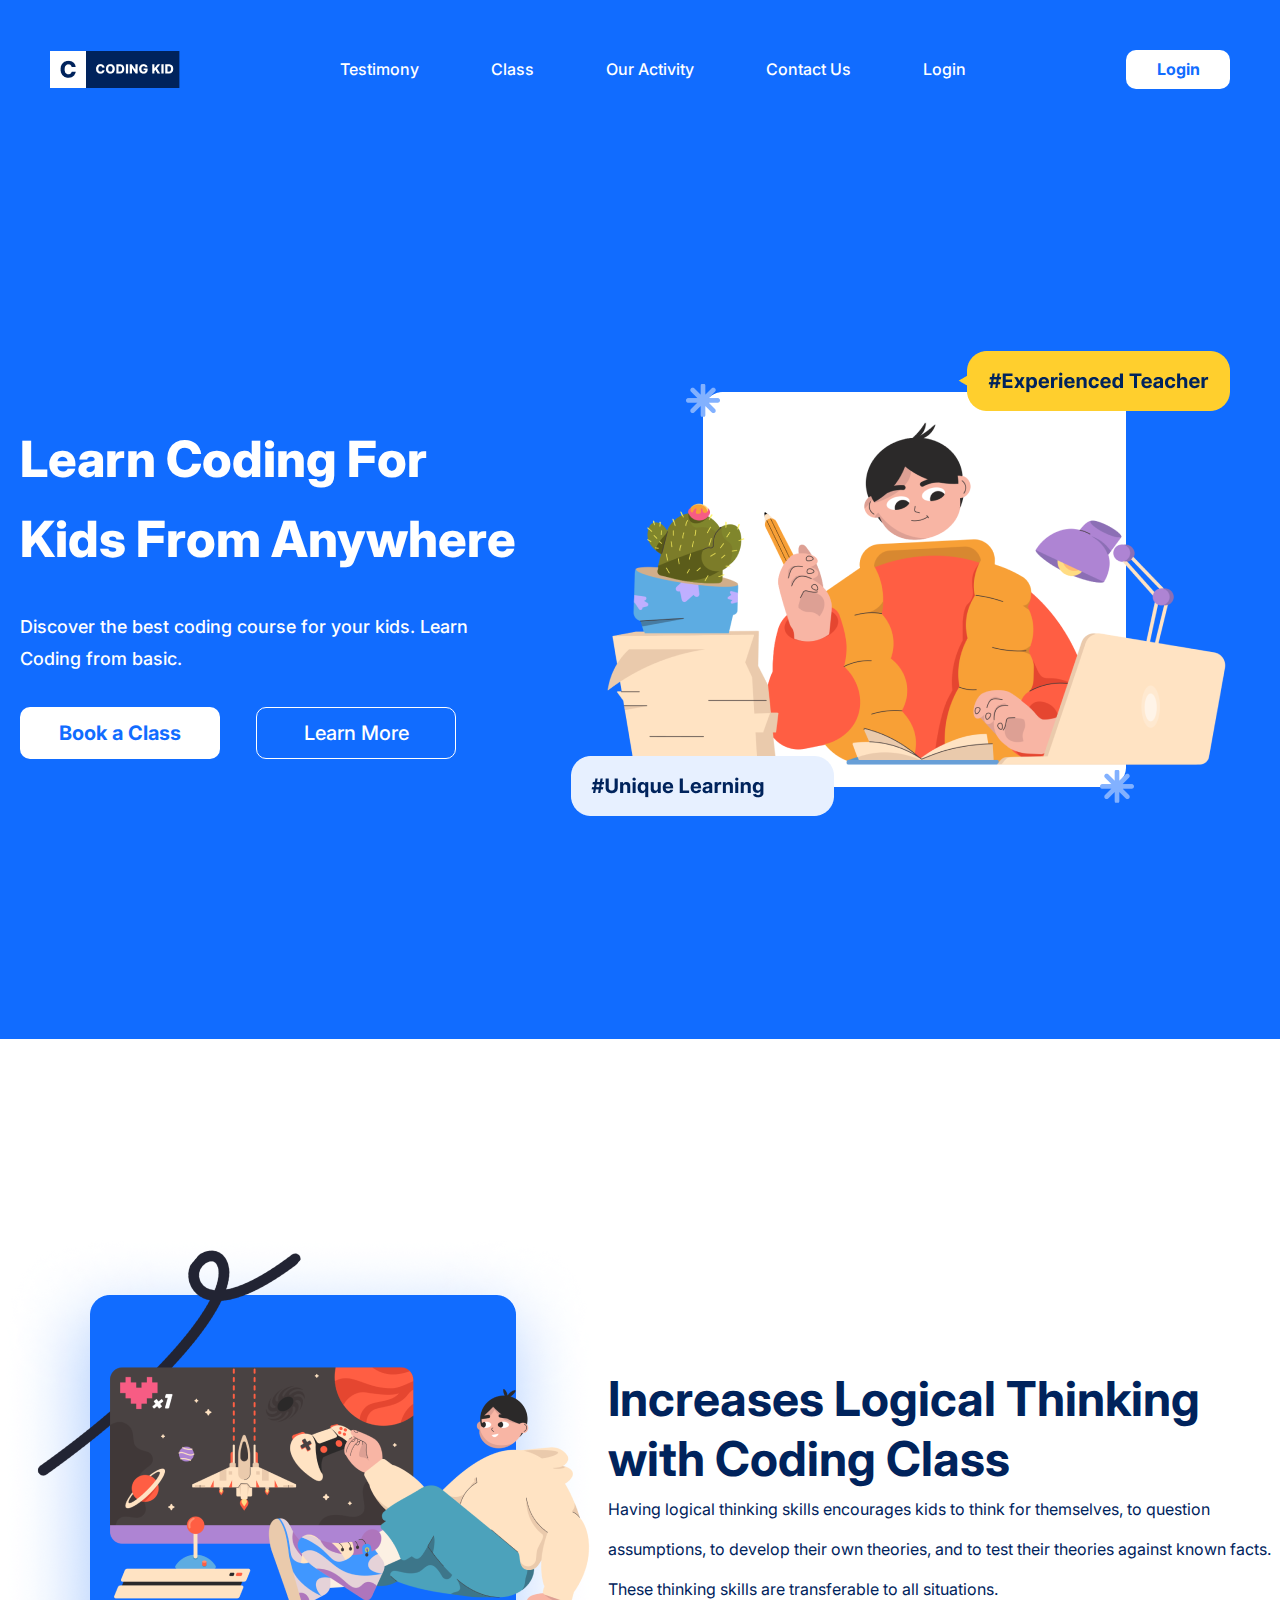
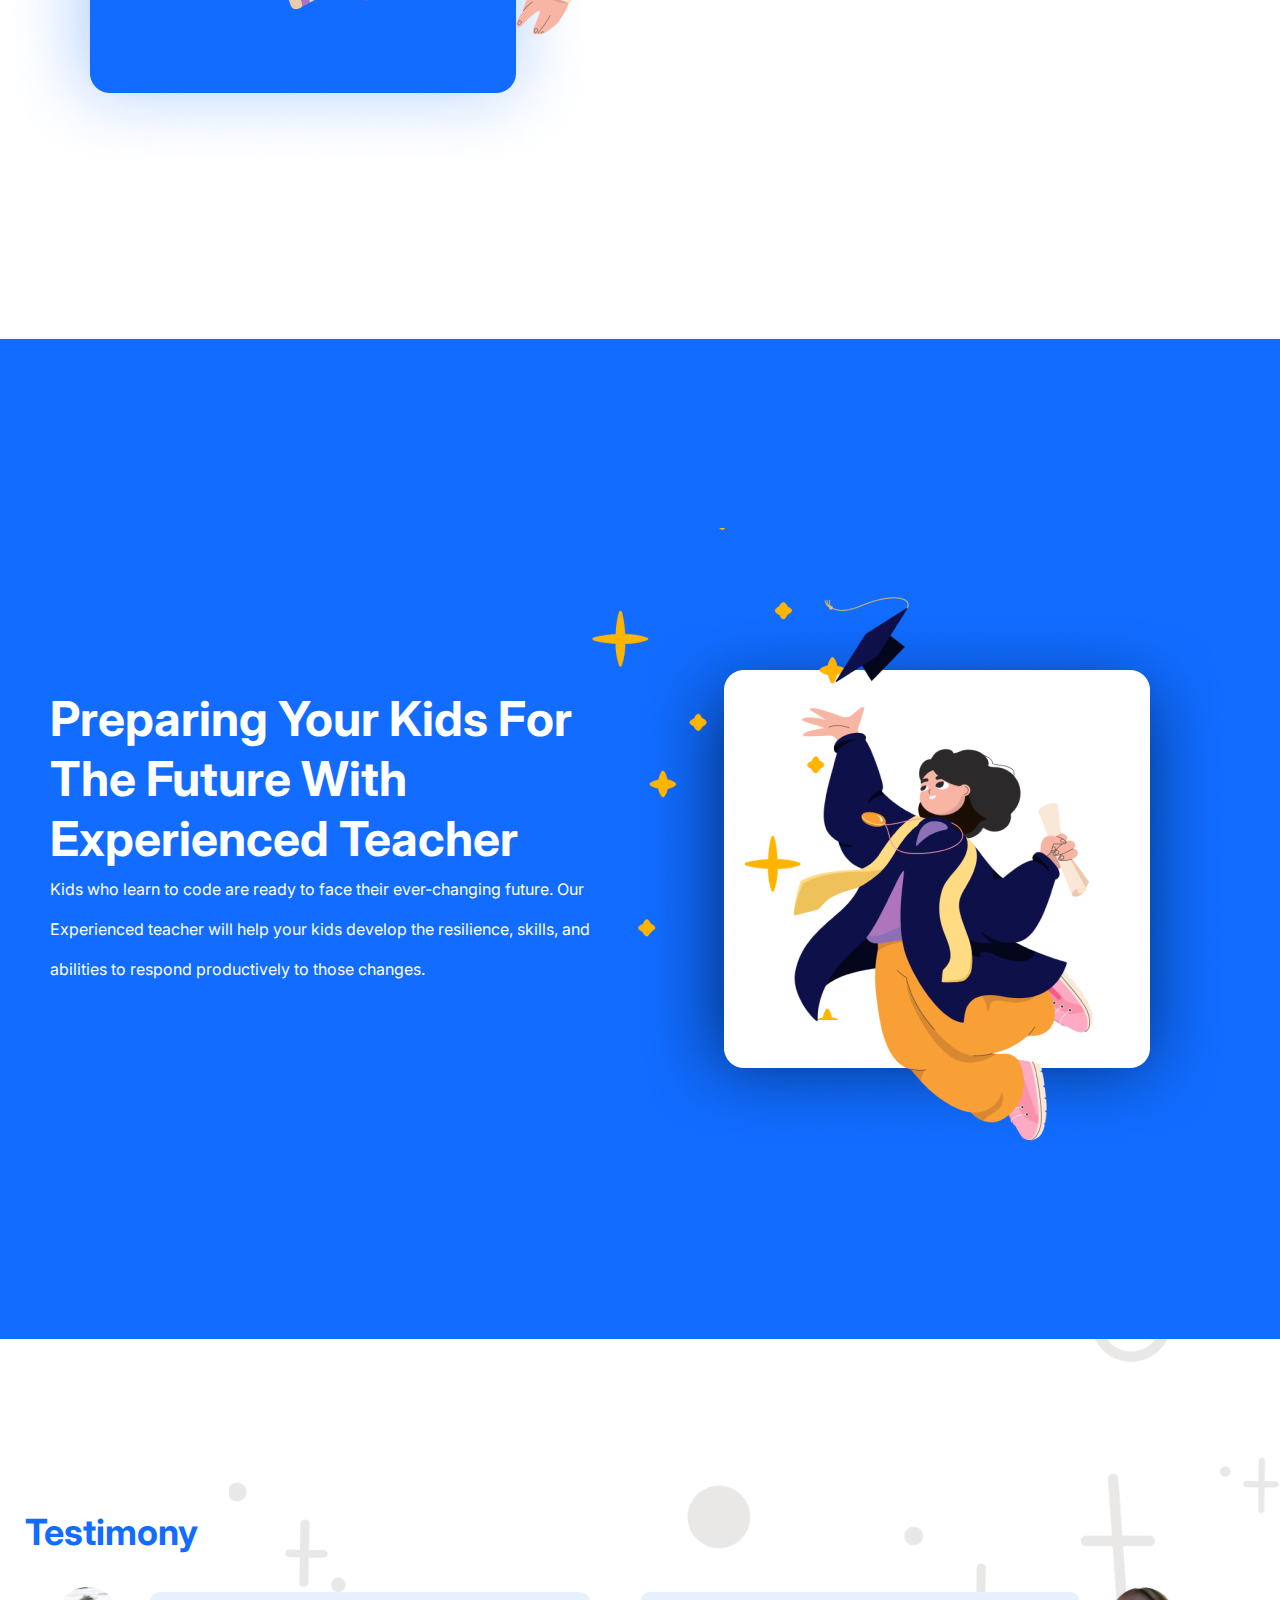
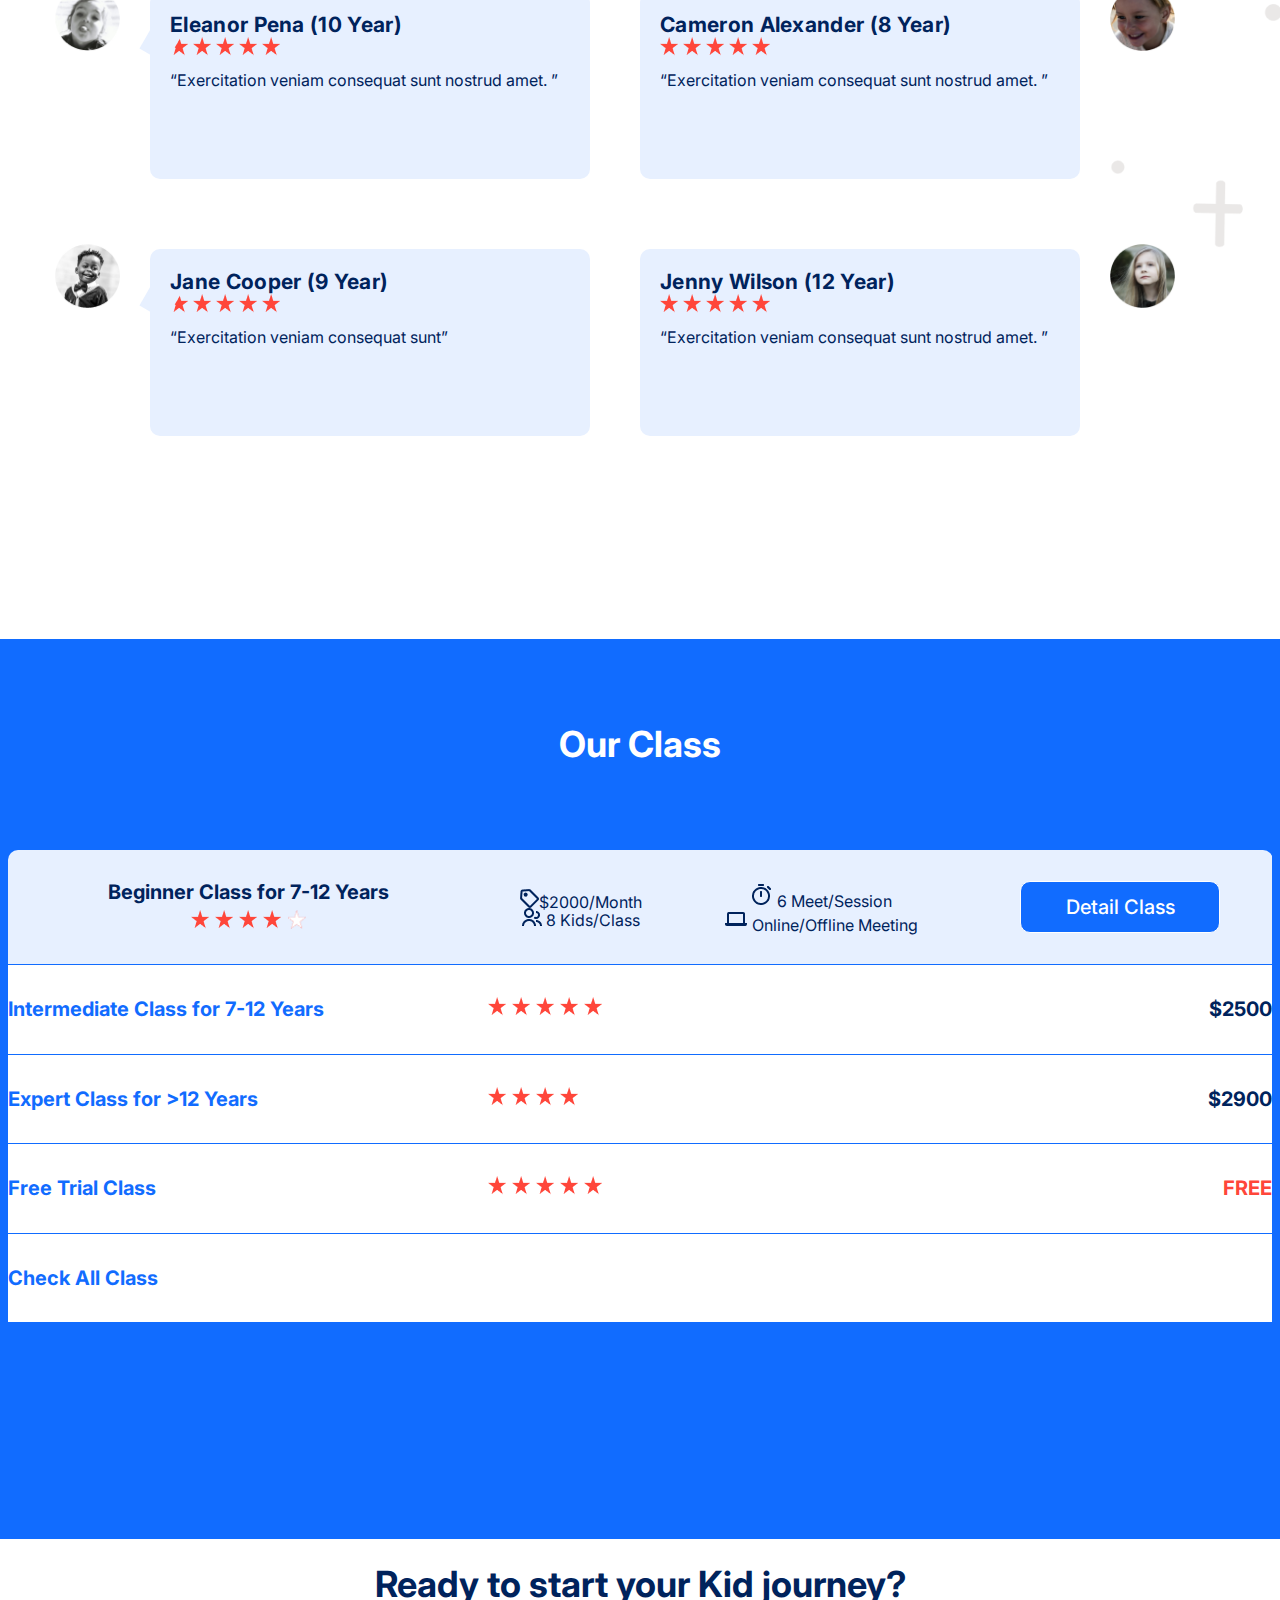
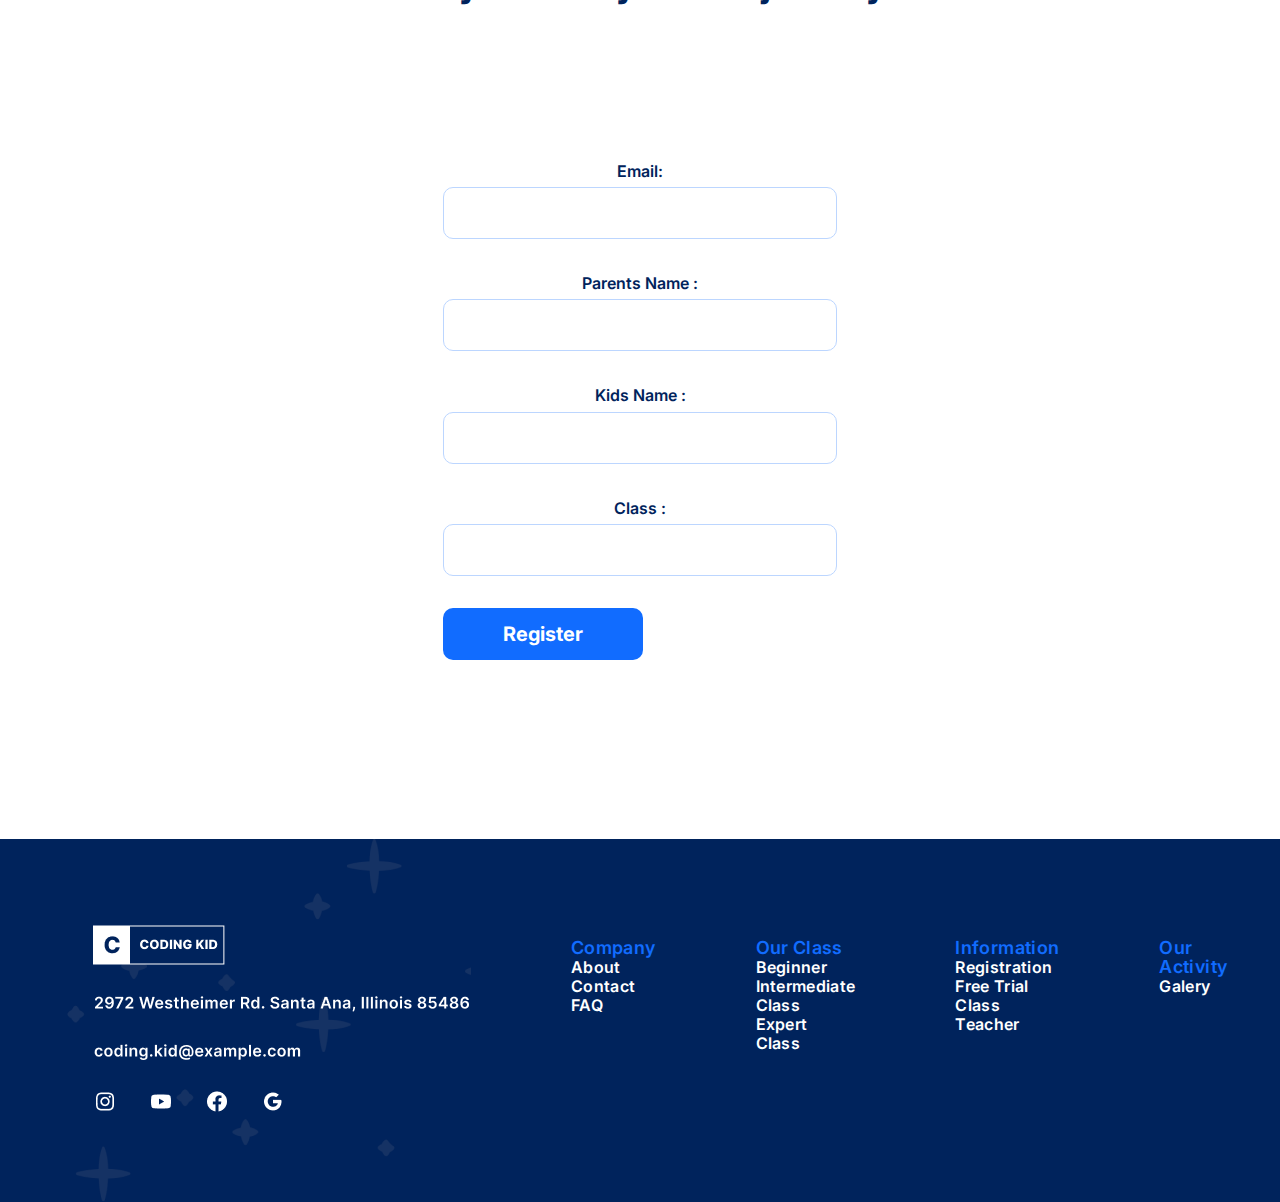
<file: html-css/exercicios/atividade03/index.html>
<!DOCTYPE html>
<html lang="pt-br">
<head>
    <meta charset="UTF-8">
    <meta name="viewport" content="width=device-width, initial-scale=1.0">
    <link rel="stylesheet" type="text/css" href="style.css">
    <title>LandingPage</title>
    <style>
        thead{
            border: none;
            border-radius: 10px;
        }
    </style>
</head>
<body>
    <header class="cabecalho">
        <img class="cabecalho-logo" src="Logo.png" alt="criança codando">
        <aside class="cabecalho-menu">
            <a class="menu-item" href="#tela04">Testimony</a>
            <a class="menu-item" href="#tela05">Class</a>
            <a class="menu-item" href="#tela02">Our Activity</a>
            <a class="menu-item" href="#tela06">Contact Us</a>
            <a class="menu-item">Login</a>
        </aside>
        <!--<nav class="cabecalho-menu">
            <a class="menu-item">Testimony</a>
            <a class="menu-item">Class</a>
            <a class="menu-item">Our Activity</a>
            <a class="menu-item">Contact us</a>
            <a class="menu-item">Login</a>
        </nav>-->
        <button class="botao-da-nav">Login</button>
    </header>

    <main class="corpo">
        <section class="corpo-principal">
            <div class="texto-do-corpo">
                <h1 class="titulo-texto">Learn Coding For Kids From Anywhere</h1>
                <p class="paragrafo-texto">Discover the best coding course for your kids. Learn Coding from basic.</p>
                <div class="botoes">
                <button class="botao1">Book a Class</button>
                <button class="botao2">Learn More</button>
                </div>
            </div>
            <img class="imagem-principal" src="estudante02.png" alt="imagem de criança">

        </section>
        <section id="tela02" class="tela02">
            <img class="imagem-tela02" src="Imagem_tela02.png" alt="criança jogando">
            <div class="texto-tela02">
                <h1 class="titulo-tela02">Increases Logical Thinking with Coding Class</h1>
                <p class="paragrafo-texto02">Having logical thinking skills encourages kids to think for themselves, to question assumptions, to develop their own theories, and to test their theories against known facts. These thinking skills are transferable to all situations.</p>
            </div>

        </section>
        <section id="tela03" class="tela03">
            <div class="texto-tela03">
                <h1 class="titulo-tela03">Preparing Your Kids For The Future With Experienced Teacher</h1>
                <p class="paragrafo-texto03">Kids who learn to code are ready to face their ever-changing future. Our Experienced teacher will help your kids develop the resilience, skills, and abilities to respond productively to those changes.</p>
            </div>
            <img class="imagem-tela03" src="crianca-se-formando.png" alt="criança se formando">
        </section>
        <section id="tela04" class="tela04">

            <div class="baloes-esquerda">
                <h1 class="titulo-tela04">Testimony</h1>
                <div class="baloes">

                        <img class="avatar-crianca" src="pessoa1.png">
                        <div class="testimonybox1">
                            <div class="seta";></div>
                            <p class="nome-pessoa">Eleanor Pena (10 Year)
                            </p>
                            <img class="estrela1" src="Star.png">
                            <img class="estrela1" src="Star.png">
                            <img class="estrela1" src="Star.png">
                            <img class="estrela1" src="Star.png">
                            <img class="estrela1" src="Star.png">
                            <p class="depoi-pessoa">“Exercitation veniam consequat sunt nostrud amet. ”</p>
                        </div>

                </div>
                <div class="baloes-esquerda">
                    <div class="baloes">
                        <img class="avatar-crianca" src="pessoa3.png">
                        <div class="testimonybox1">
                            <div class="seta";></div>
                            <p class="nome-pessoa">Jane Cooper (9 Year)



                            </p>
                            <img class="estrela1" src="Star.png">
                            <img class="estrela1" src="Star.png">
                            <img class="estrela1" src="Star.png">
                            <img class="estrela1" src="Star.png">
                            <img class="estrela1" src="Star.png">
                            <p class="depoi-pessoa">“Exercitation veniam consequat sunt”</p>
                        </div>
                    </div>
                </div>
            </div>
            <div class="baloes-direita">
                <div class="container-esquerda">
                    <div class="baloes">

                        <div class="testimonybox1">
                            <p class="nome-pessoa">Cameron Alexander (8 Year)

                            </p>
                            <img class="estrela1" src="Star.png">
                            <img class="estrela1" src="Star.png">
                            <img class="estrela1" src="Star.png">
                            <img class="estrela1" src="Star.png">
                            <img class="estrela1" src="Star.png">
                            <p class="depoi-pessoa">“Exercitation veniam consequat sunt nostrud amet. ”</p>
                        </div>
                        <img class="avatar-crianca" src="pessoa2.png">
                    </div>
                </div>
                <div class="container-esquerda">
                    <div class="baloes">

                        <div class="testimonybox1">
                            <p class="nome-pessoa">Jenny Wilson (12 Year)</p>
                            <img class="estrela1" src="Star.png">
                            <img class="estrela1" src="Star.png">
                            <img class="estrela1" src="Star.png">
                            <img class="estrela1" src="Star.png">
                            <img class="estrela1" src="Star.png">
                            <p class="depoi-pessoa">“Exercitation veniam consequat sunt nostrud amet. ”</p>
                        </div>
                        <img class="avatar-crianca" src="pessoa4.png">
                    </div>
                </div>
            </div>
            </section>
        <section id="tela05" class="tela05">
            <h1 class="titulo-tela05">Our Class</h1>
            <table>
                <thead>
                    <th class="coluna1">Beginner Class for 7-12 Years <br>
                        <img class="estrela1" src="Star.png" width="19" height="19">
                        <img class="estrela1" src="Star.png" width="19" height="19">
                        <img class="estrela1" src="Star.png" width="19" height="19">
                        <img class="estrela1" src="Star.png" width="19" height="19">
                        <img class="estrela1" src="Star-branca.png" width="19" height="19">
                    </th>
                    <th class="coluna02">
                        <img src="Vector.png">$2000/Month<br>
                        <img src="Vector-avatar.png"> 8 Kids/Class
                    </th>
                    <th class="coluna02">
                        <img src="Timer.png"> 6 Meet/Session<br>
                        <img src="laptop.png"> Online/Offline Meeting
                    </th>
                    <th class="th-direita">
                        <button class="botao2">Detail Class</button>
                    </th>
                </thead>
                <tbody>
                    <tr>
                        <td>Intermediate Class for 7-12 Years</td>
                        <td>
                            <img class="estrela1" src="Star.png" width="19" height="19">
                            <img class="estrela1" src="Star.png" width="19" height="19">
                            <img class="estrela1" src="Star.png" width="19" height="19">
                            <img class="estrela1" src="Star.png" width="19" height="19">
                            <img class="estrela1" src="Star.png" width="19" height="19">
                            <td>
                            <td class="td4">$2500
                        </td>
                    </tr>
                    <tr>
                        <td>
                            Expert Class for >12 Years
                        </td>
                        <td>
                            <img class="estrela1" src="Star.png" width="19" height="19">
                            <img class="estrela1" src="Star.png" width="19" height="19">
                            <img class="estrela1" src="Star.png" width="19" height="19">
                            <img class="estrela1" src="Star.png" width="19" height="19">
                        </td>
                        <td></td>
                        <td class="td4">$2900</td>
                    </tr>
                    <tr>
                        <td>Free Trial Class</td>
                        <td>
                            <img class="estrela1" src="Star.png" width="19" height="19">
                            <img class="estrela1" src="Star.png" width="19" height="19">
                            <img class="estrela1" src="Star.png" width="19" height="19">
                            <img class="estrela1" src="Star.png" width="19" height="19">
                            <img class="estrela1" src="Star.png" width="19" height="19">
                        </td>
                        <td></td>
                        <td class="free">FREE</td>
                    </tr>
                <tr>
                    <td>Check All Class</td>
                    <td></td>
                    <td></td>
                    <td></td>
                </tr>
                </tbody>
            </table>
        </section>
        <section id="tela06" class="tela06">
                <h1 class="titulo-form">Ready to start your Kid journey?</h1>
            <form>
                <fieldset class="grupo">
                    <div class="campo">
                        <label>Email:</label>
                        <input type="text" name="Email" id="email" required>
                    </div>
                    <div class="campo">
                        <label>Parents Name :</label>
                        <input type="text" name="Parents-Name" id="parents" required>
                    </div>
                    <div class="campo">
                        <label>Kids Name :</label>
                        <input type="text" name="kids-name" id="kids-name" required>
                    </div>
                    <div class="campo">
                        <label>Class :</label>
                        <input type="text" name="classe" id="classe" required>
                    </div>
                    <div class="campo-botao">
                        <button type="submit" class="botao-form">Register</button>
                    </div>
                </fieldset>
            </form>
        </section>
        <footer class="rodape">
            <img class="fundo-rodape" src="footer-icones.png">
            <div class="navs">
                <nav class="nav-footer1">
                    <a class="menu-footer1">Company<br></a>
                    <a class="menu-footer">About<br></a>
                    <a class="menu-footer">Contact<br></a>
                    <a class="menu-footer">FAQ<br></a>
                </nav>
                <nav class="nav-footer2">
                    <a class="menu-footer1">Our Class<br></a>
                    <a class="menu-footer">Beginner<br></a>
                    <a class="menu-footer">Intermediate Class<br></a>
                    <a class="menu-footer">Expert Class<br></a>
                </nav>
                <nav class="nav-footer3">
                    <a class="menu-footer1">Information<br></a>
                    <a class="menu-footer">Registration<br></a>
                    <a class="menu-footer">Free Trial Class<br></a>
                    <a class="menu-footer">Teacher<br></a>
                </nav>
                <nav class="nav-footer4">
                    <a class="menu-footer1">Our Activity<br></a>
                    <a class="menu-footer">Galery<br></a>
                </nav>
            </div>
        </footer>
    </main>

</body>
</html>
</file>
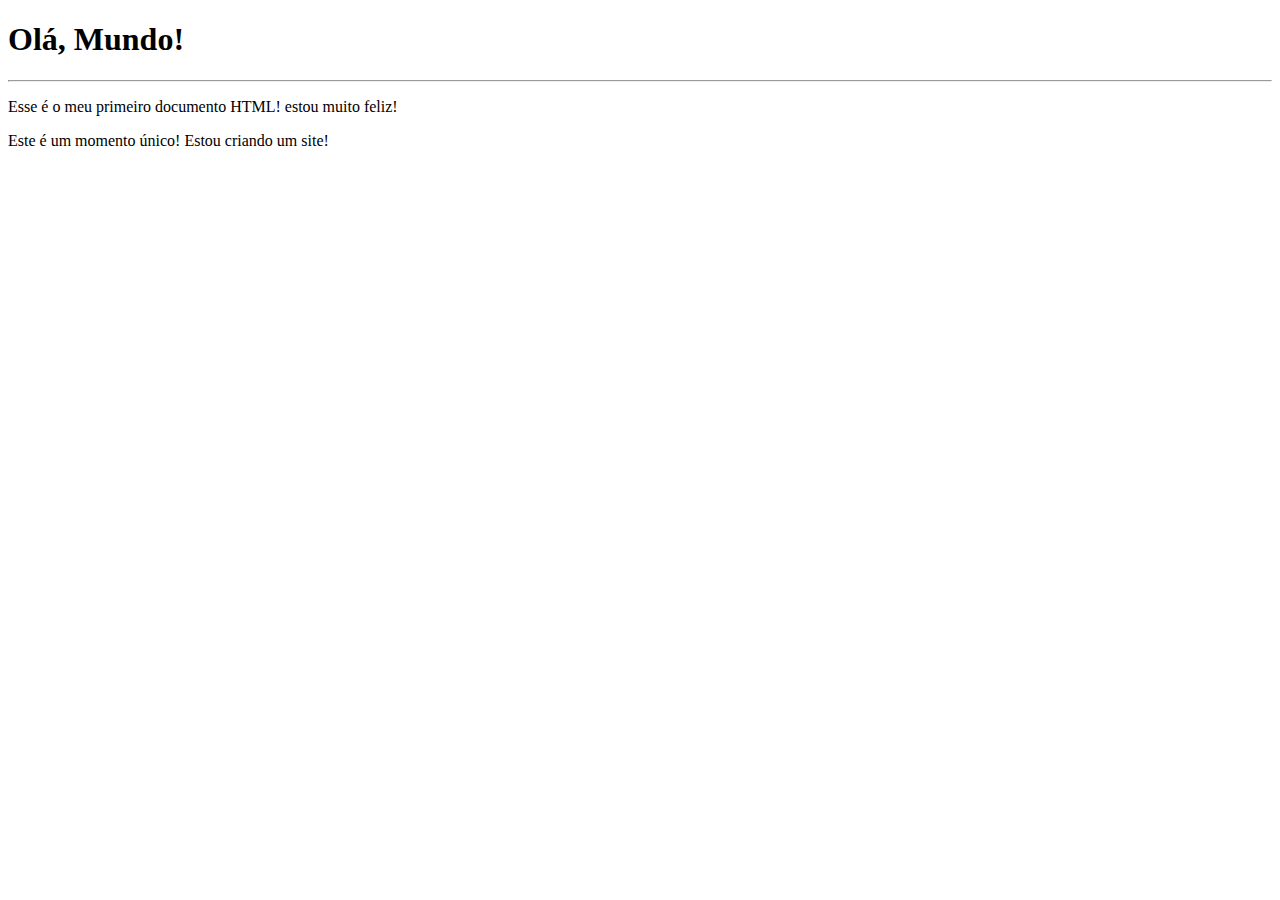
<file: html-css/exercicios/ex001/index.html>
<!DOCTYPE html>
<html lang="pt-br">
<head>
    <meta charset="UTF-8">
    <meta name="viewport" content="width=device-width, initial-scale=1.0">
    <title>Meu primeiro exercício</title>
</head>
<body>
    <h1>Olá, Mundo!</h1>
    <hr>
<p>Esse é o meu primeiro documento HTML! estou muito feliz!</p>
<p>Este é um momento único! Estou criando um site!</p>
</body>
</html>
</file>
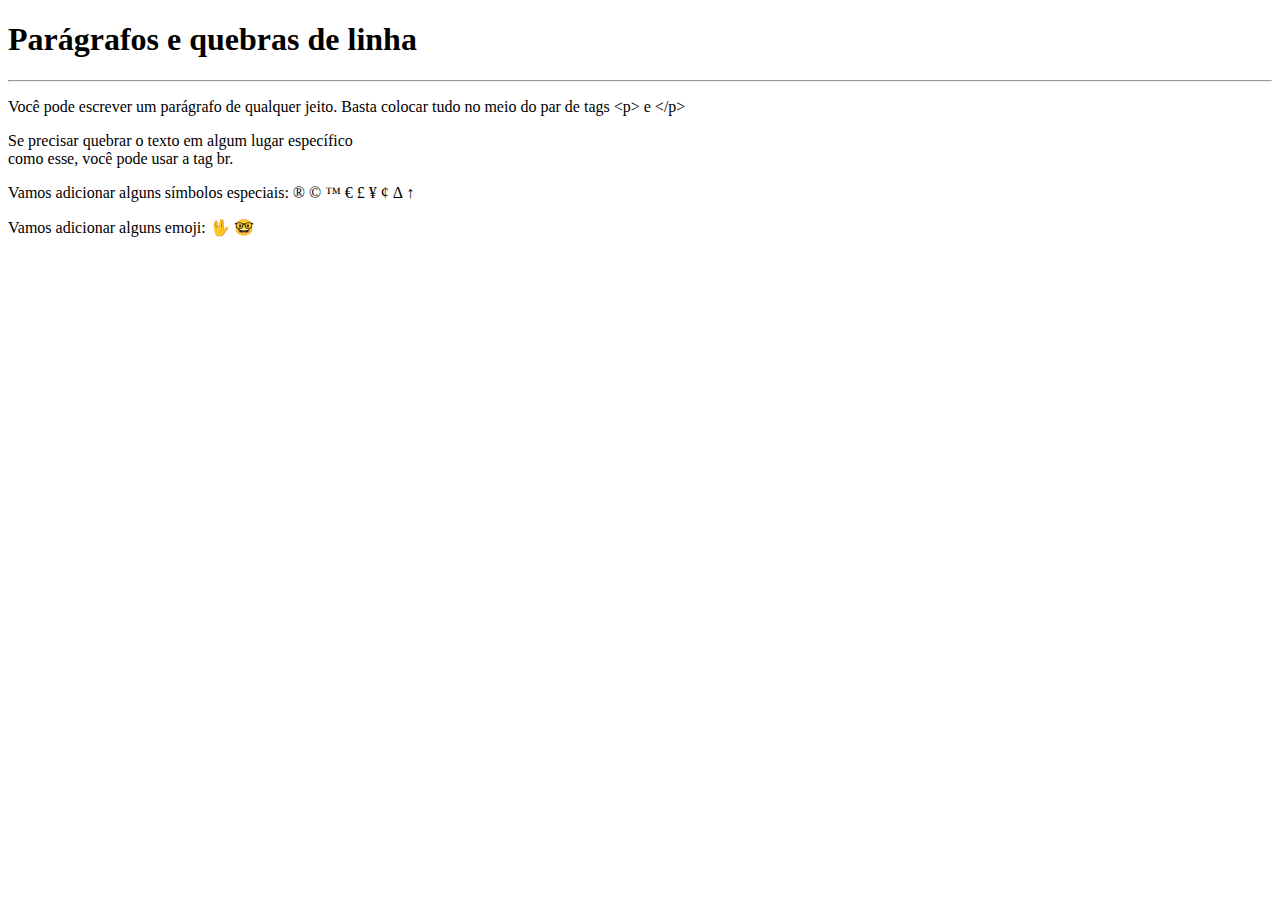
<file: html-css/exercicios/ex002/index.html>
<!DOCTYPE html>
<html lang="pt-br">
<head>
    <meta charset="UTF-8">
    <title>Parágrafos</title>
</head>
<body>
<h1>Parágrafos e quebras de linha</h1>
<hr>
<p>Você pode escrever um parágrafo de qualquer jeito. Basta colocar tudo no meio do par de tags &lt;p&gt; e &lt;/p&gt;</p>
<p>Se precisar quebrar o texto em algum lugar específico <br>como esse, você pode usar a tag br.</p>
<p>Vamos adicionar alguns símbolos especiais:
    &reg;
    &copy;
    &trade;
    &euro;
    &pound;
    &yen;
    &cent;
    &Delta;
    &uparrow;
</p>
<p>Vamos adicionar alguns emoji:
    &#x1F596;
    &#x1F913;
</p>
</body>
</html>
</file>
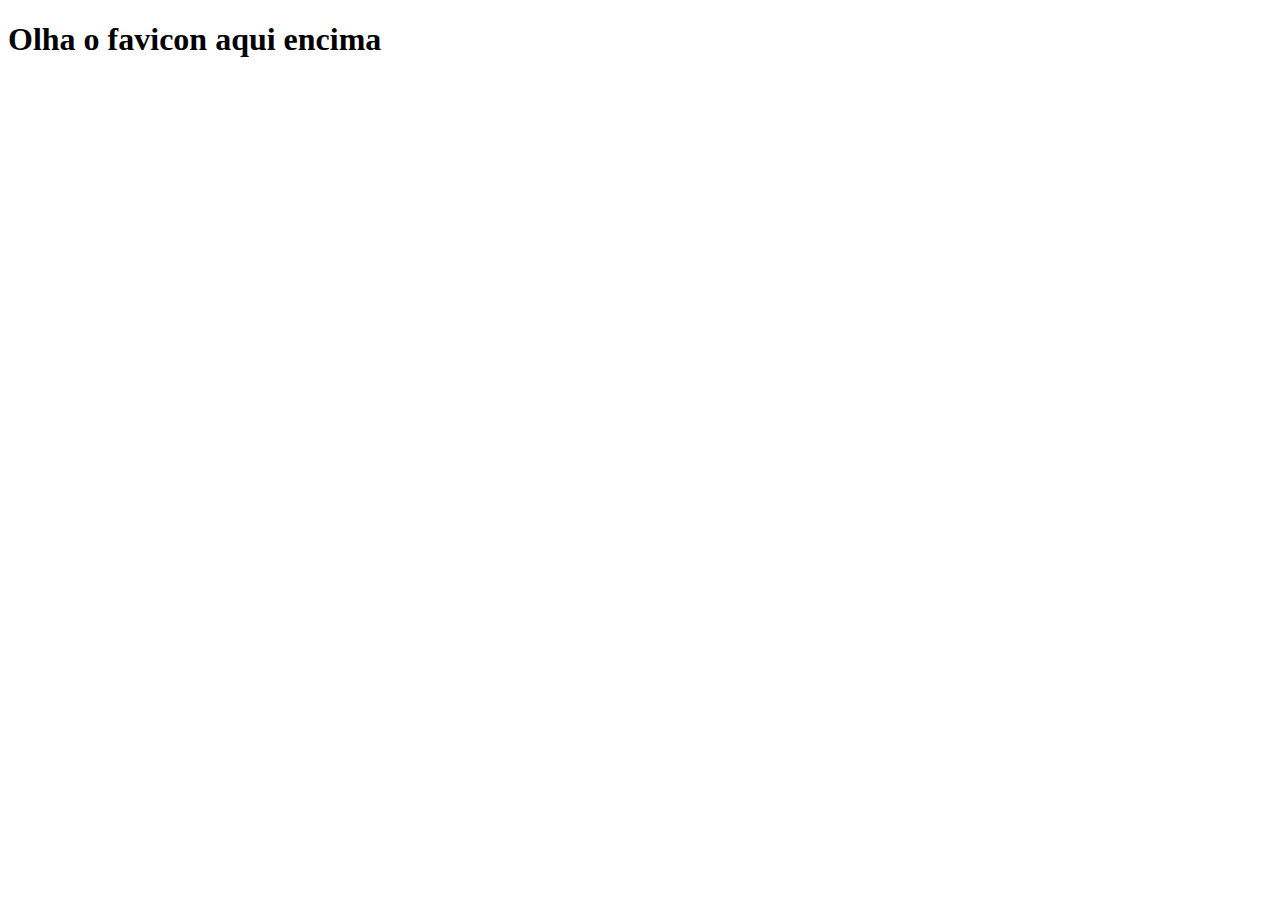
<file: html-css/exercicios/ex004/index.html>
<!DOCTYPE html>
<html lang="en">
<head>
    <meta charset="UTF-8">
    <link rel="shortcut icon" href="favicon.ico" type="image/x-icon">
    <title>Teste de favicon</title>
</head>
<body>
<h1>Olha o favicon aqui encima</h1>
</body>
</html>
</file>
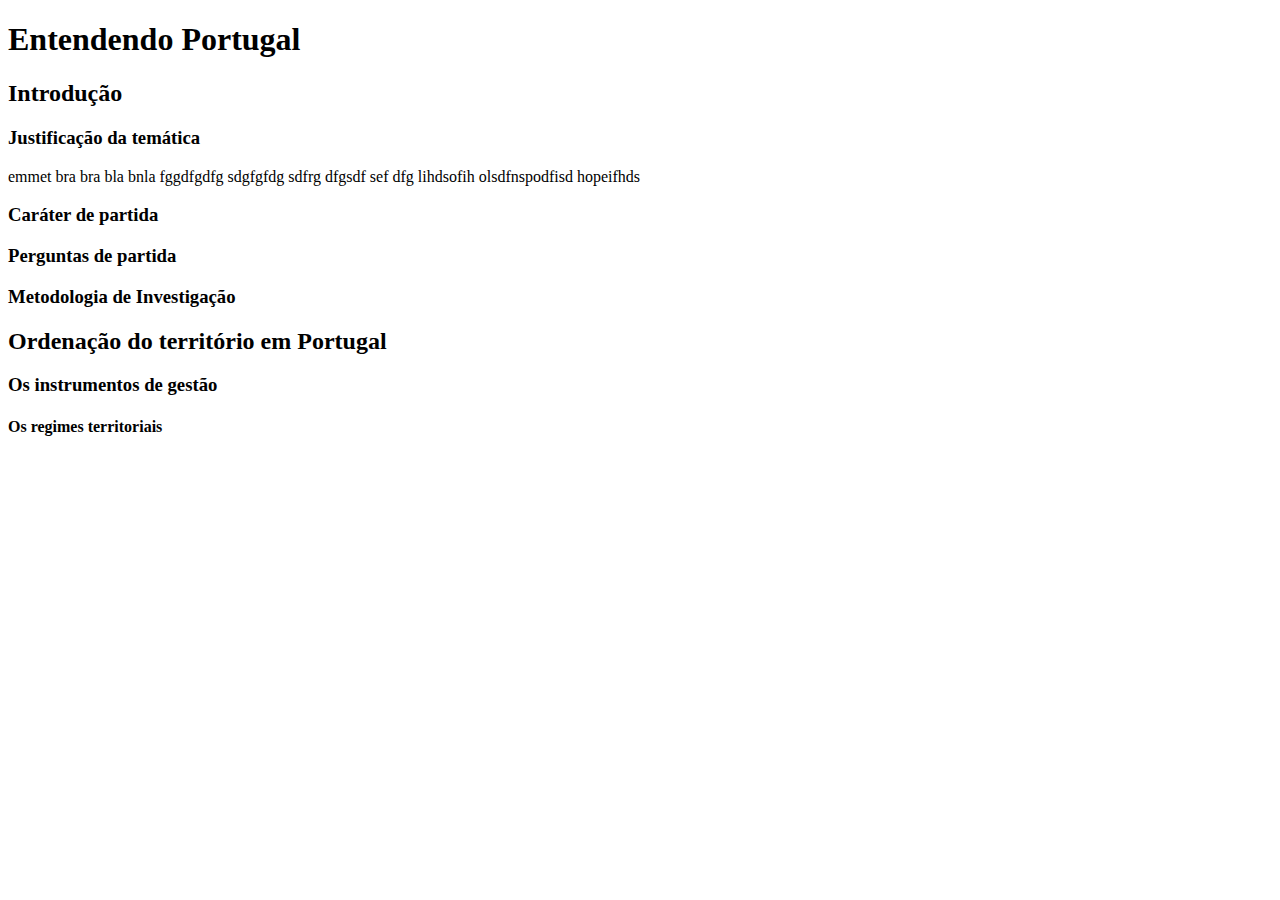
<file: html-css/exercicios/ex006/index.html>
<!DOCTYPE html>
<html lang="pt-br">
<head>
    <meta charset="UTF-8">
    <title>Hierarquia de títulos</title>
</head>
<body>
    <h1>Entendendo Portugal</h1>
<h2>Introdução</h2>
    <h3>Justificação da temática</h3>
        <p>emmet bra bra bla bnla fggdfgdfg sdgfgfdg sdfrg dfgsdf sef dfg lihdsofih olsdfnspodfisd hopeifhds</p>
    <h3>Caráter de partida</h3>
    <h3>Perguntas de partida</h3>
    <h3>Metodologia de Investigação</h3>
<h2>Ordenação do território em Portugal</h2>
    <h3>Os instrumentos de gestão</h3>
<h4>Os regimes territoriais</h4>
</body>
</html>
</file>
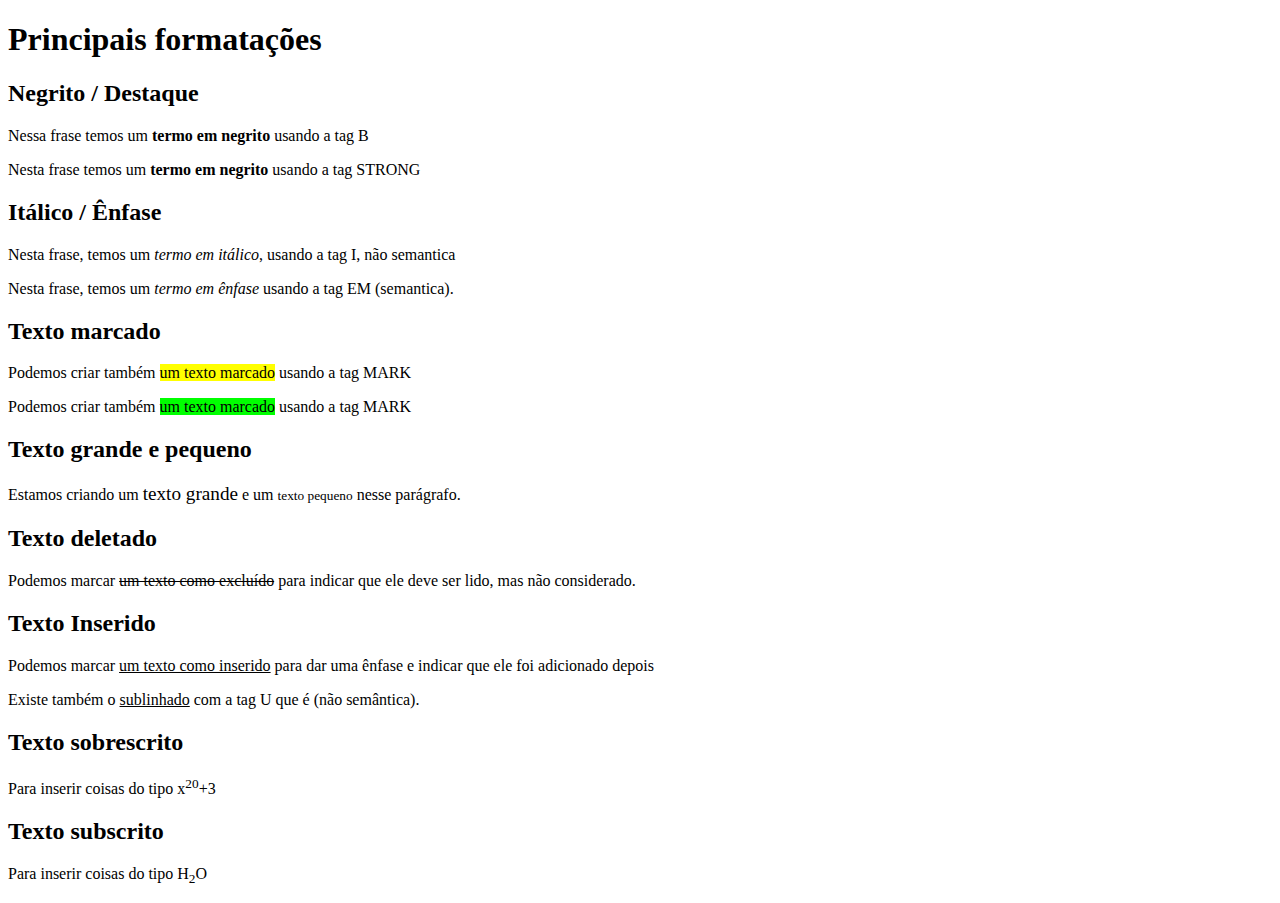
<file: html-css/exercicios/ex008/index.html>
<!DOCTYPE html>
<html lang="pt-br">
<head>
    <meta charset="UTF-8">
    <title>Formatação de textos</title>
</head>
<body>
    <h1>Principais formatações</h1>
    <h2>Negrito / Destaque</h2>
    <p>Nessa frase temos um <b>termo em negrito</b> usando a tag B</p>
    <p>Nesta frase temos um <strong>termo em negrito</strong> usando a tag STRONG</p>
<h2>Itálico / Ênfase</h2>
    <p>Nesta frase, temos um <i>termo em itálico</i>, usando a tag I, não semantica</p>
    <p>Nesta frase, temos um <em>termo em ênfase</em> usando a tag EM (semantica).</p>
<h2>Texto marcado</h2>
    <p>Podemos criar também <mark>um texto marcado</mark> usando a tag MARK</p>
    <p>Podemos criar também <mark style="background-color: lime">um texto marcado</mark> usando a tag MARK</p>
<h2>Texto grande e pequeno</h2>
    <p>Estamos criando um <big>texto grande</big> e um <small>texto pequeno</small> nesse parágrafo.</p>
<h2>Texto deletado</h2>
     <p>Podemos marcar <del>um texto como excluído</del> para indicar que ele deve ser lido, mas não considerado.</p>
<h2>Texto Inserido</h2>
    <p>Podemos marcar <ins>um texto como inserido</ins> para dar uma ênfase e indicar que ele foi adicionado depois</p>
    <p>Existe também o <u>sublinhado</u> com a tag U que é (não semântica).</p>
<h2>Texto sobrescrito</h2>
    <p>Para inserir coisas do tipo x<sup>20</sup>+3</p>
<h2>Texto subscrito</h2>
    <p>Para inserir coisas do tipo H<sub>2</sub>O</p>
</body>
</html>
</file>
<file: html-css/exercicios/atividade03/style.css>
@import url('https://fonts.googleapis.com/css2?family=Inter:wght@400;800&display=swap');

* {
    margin: 0;
    padding: 0;
    box-sizing: border-box;
    text-decoration: none;

}

body{
    font-size: 100%;
    background: #116CFF;
}
section {
    height: 100vh;
}
.cabecalho{
    display: flex;
    flex-direction: row;
    align-items: center;
    justify-content: space-between;
    padding: 50px;
}
.cabecalho-logo{
    height: 100%;
}
.cabecalho-menu{
    display: flex;
    gap: 72px;

}
.menu-item{
    font-family: 'Inter', sans-serif;
    color: #FFFF;
    font-style: normal;
    font-weight: 500;
    font-size: 16px;
    line-height: 19px;
}

.corpo-principal{
    display: flex;
    flex-direction: row;
    align-items: center;
    justify-content: space-around;

}
.texto-do-corpo{
    margin: 20px;
    display: flex;
    flex-direction: column;
    gap: 32px;
}
.titulo-texto{
    font-family: 'Inter';
    font-style: normal;
    font-weight: 800;
    font-size: 50px;
    line-height: 160%;
    /* or 80px */
    color: #FFFFFF;
}
.paragrafo-texto{
    font-family: 'Inter';
    font-style: normal;
    font-weight: 500;
    font-size: 18px;
    line-height: 180%;
    /* or 32px */
    color: #FFFFFF;
}
.botoes{
    flex-direction: row;
}
.botao-da-nav{
    width: 104px;
    height: 39px;
    left: 0px;
    top: 0px;

    background: #FFFFFF;
    border: none;
    border-radius: 10px;
    font-family: 'Inter';
    font-style: normal;
    font-weight: 700;
    font-size: 16px;
    line-height: 19px;
    text-align: center;

    color: #116CFF;
}
.botao1{
    background-color: #FFFFFF;
    width: 200px;
    height: 52px;
    border: none;
    border-radius: 10px;
    margin-right: 32px;
    font-family: 'Inter';
    font-style: normal;
    font-weight: 700;
    font-size: 20px;
    line-height: 24px;
    text-align: center;

    color: #116CFF;
}
.botao2{
    background-color: #116CFF;
    width: 200px;
    height: 52px;
    left: 324px;
    border: 1px solid #FFFFFF;
    box-sizing: border-box;
    border-radius: 10px;
    font-family: 'Inter';
    font-style: normal;
    font-weight: 500;
    font-size: 20px;
    line-height: 24px;
    text-align: center;

    color: #FFFFFF;
}
.tela02{
    background-color: #FFFFFF;
    display: flex;
    flex-direction: row;
    align-items: center;
    justify-content: space-around;

}
.titulo-tela02{
    font-family: 'Inter';
    font-style: normal;
    font-weight: 700;
    font-size: 48px;
    line-height: 60px;
    /* or 125% */
    color: #00235C;
}
.paragrafo-texto02{
    font-family: 'Inter';
    font-style: normal;
    font-weight: 400;
    font-size: 16px;
    line-height: 40px;
    /* or 250% */
    color: #00235C;
}
.tela03{
    margin: 50px;
    background-color: #116CFF;
    display: flex;
    flex-direction: row;
    align-items: center;
    justify-content: space-around;

}
.titulo-tela03{
    font-family: 'Inter';
    font-style: normal;
    font-weight: 700;
    font-size: 48px;
    line-height: 60px;
    /* or 125% */
    color: #FFFFFF;
}
.paragrafo-texto03{
    font-family: 'Inter';
    font-style: normal;
    font-weight: 400;
    font-size: 16px;
    line-height: 40px;
    /* or 250% */
    color: #FFFFFF;
}
.tela04{
    background:url("kingdom.png") no-repeat right top;
    background-color: #FFFFFF;
    display: flex;
    justify-content: center;
    align-items: center;
    flex-direction: row;
}
.titulo-tela04{
    font-family: 'Inter';
    font-style: normal;
    font-weight: 700;
    font-size: 36px;
    line-height: 50px;
    /* identical to box height, or 139% */


    color: #116CFF;
}
.nome-pessoa{
    font-family: 'Inter';
    font-style: normal;
    font-weight: 700;
    font-size: 21px;
    line-height: 25px;
    letter-spacing: 0.015em;

    color: #00235C;
}
.depoi-pessoa{
    font-family: 'Inter';
    font-style: normal;
    font-weight: 400;
    font-size: 16px;
    line-height: 40px;
    color: #00235C;
}
.baloes{
    display: flex;
    flex-direction: row;
    margin-right: 50px;
}
.baloes-esquerda {
    display: flex;
    flex-direction: column;
    /*margin-right: 50px;*/
}
.baloes-direita {
    margin-top: 50px;
    display: flex;
    flex-direction: column;

}
.baloes{
    display: flex;
    flex-direction: row;
}
.avatar-crianca{
    width: 65px;
    height: 64.1px;
    margin: 30px;
}

.testimonybox1{
    background-color: #E7F0FF;
    border-radius: 10px;
    padding: 20px;
    width: 440px;
    height: 187px;
    position: relative;
    margin: 35px auto;
}
.seta{
    position: absolute;
    width: 30px;
    height: 30px;
    left: -5px;
    top: 36px;
    background-color: #E7F0FF;
    transform: matrix(-0.87, -0.5, -0.5, 0.87, 0, 0);
}
.tela05{
    background-color: #116CFF;
    display: flex;
    flex-direction: column;
    align-items: center;

}
.titulo-tela05{
    margin: 80px;
    font-family: 'Inter';
    font-style: normal;
    font-weight: 700;
    font-size: 36px;
    line-height: 50px;
    /* identical to box height, or 139% */
    color: #FFFFFF;
}
table{
    border: 0.5px solid #116CFF;
    border-collapse: collapse;
    border-radius: 10px 10px 0px 0px;
    width: 1266px;
    height: 474px;

}
tr{

    border-bottom: 1px solid #116CFF;
}

.coluna1{
    font-family: 'Inter';
    font-style: normal;
    font-weight: 700;
    font-size: 20px;
    line-height: 30px;
    /* identical to box height, or 150% */

    text-align: center;
    border-radius: 10px 0px 0px 0px;
    color: #00235C;
}
.coluna02{
    font-family: 'Inter';
    font-style: normal;
    font-weight: 400;
    font-size: 16px;
    line-height: 0px;
    /* identical to box height, or 156% */


    color: #00235C;
}
.th-direita{

    border-radius: 0px 10px 0px 0px;

}
thead{
    background-color: #E7F0FF;
    width: 1166px;
    height: 115px;
    border-radius: 10px 10px 0px 0px;
}
.estrela1{
    flex-direction: row;
}
tbody{
    background-color: #FFFFFF;
    font-family: 'Inter';
    font-style: normal;
    font-weight: 700;
    font-size: 20px;
    line-height: 30px;
    /* or 150% */


    color: #116CFF;
}
.td4{
    font-family: 'Inter';
    font-style: normal;
    font-weight: 700;
    font-size: 20px;
    line-height: 30px;
    /* identical to box height, or 150% */

    text-align: right;

    color: #00235C;
}
td{
    margin: 20px;
}
.free{
    font-family: 'Inter';
    font-style: normal;
    font-weight: 700;
    font-size: 20px;
    line-height: 30px;
    /* identical to box height, or 150% */

    text-align: right;

    color: #FF463A;
}
.tela06{
    display: flex;
    flex-direction: column;
    /*justify-content: center;*/
    background: #FFFFFF;
    align-items: center;
    gap: 150px;
}
.head-formulario{
    align-items: center;
    justify-content: center;
    margin-top: 100px;
}

.titulo-form{
    font-family: 'Inter';
    font-style: normal;
    font-weight: 700;
    font-size: 36px;
    line-height: 50px;
    /* or 139% */
    margin-top: 20px;
    text-align: center;

    color: #00235C;
}
form{
    display: flex;
    justify-content: center;
    width: 546px;
    height: 309px;

}
label{
    display: flex;
    justify-content: center;
    margin-bottom: 0.2em;
    font-family: 'Inter';
    font-style: normal;
    font-weight: 600;
    font-size: 16px;
    line-height: 25px;
    /* identical to box height, or 156% */

    text-align: center;

    color: #00235C;
}
fieldset{
    border: 0;

}
input{
    align-items: center;
    width: 394px;
    height: 52px;
    left: 562px;
    top: 180px;

    border: 1px solid #BCD6FF;
    box-sizing: border-box;
    border-radius: 10px;

}
.campo{
    margin-bottom: 2em;
}
.campo-botao{
    justify-items: left;
}
.botao-form{
    background-color: #116CFF;
    width: 200px;
    height: 52px;
    border: none;
    border-radius: 10px;
    /*margin-left: 50px;*/
    font-family: 'Inter';
    font-style: normal;
    font-weight: 700;
    font-size: 20px;
    line-height: 24px;
    text-align: center;


    color: #FFFFFF;
}

.rodape{
    background-color: #00235C;
    display: flex;
}
.navs{
    margin: 100px;
    gap: 100px;
    display: flex;
    flex-direction: row;
    justify-content: flex-end;


}
.menu-footer1{
    font-family: 'Inter';
    font-style: normal;
    font-weight: 600;
    font-size: 18px;
    line-height: 18px;
    /* identical to box height, or 98% */

    letter-spacing: 0.02em;
    margin: 30px 0px;
    color: #116CFF;
}
.menu-footer{
    font-family: 'Inter';
    font-style: normal;
    font-weight: 600;
    font-size: 16px;
    line-height: 18px;
    /* identical to box height, or 110% */
    margin: 30px;
    letter-spacing: 0.02em;

    color: #FFFFFF;


    /* Inside auto layout */

    flex: none;
    order: 1;
    flex-grow: 0;
    margin: 30px 0px;
}
@media screen and (max-width: 1200px){
    .cabecalho-logo{
        width: 100px;
    }
    .cabecalho-menu{
        flex-direction: column;
        height: 100%;
        gap: 10px;
    }
    section {
        flex-direction: column;
        height: 100%;
    }

    img {
        width: 500px;
    }
    .texto-do-corpo{
        width: 498px;
        text-align: center;
    }
    .texto-do-corpo h1{
        width: 483px;
        height: 180px;
        margin-top: 0px;
    }
    .texto-do-corpo p{
        width: 483px;
        height: 218px;
        margin-top: 20px;
    }
    .corpo-principal{
        flex-direction: column-reverse;
    }
    .tela02{
        flex-direction: column;
    }
    .tela03{
        flex-direction: column-reverse;
    }
    .tela04{
        flex-direction: column;
    }
    .rodape{
        flex-direction: column;
    }
    .navs{
        flex-direction: column;
        gap: 10px;
    }
}
</file>
